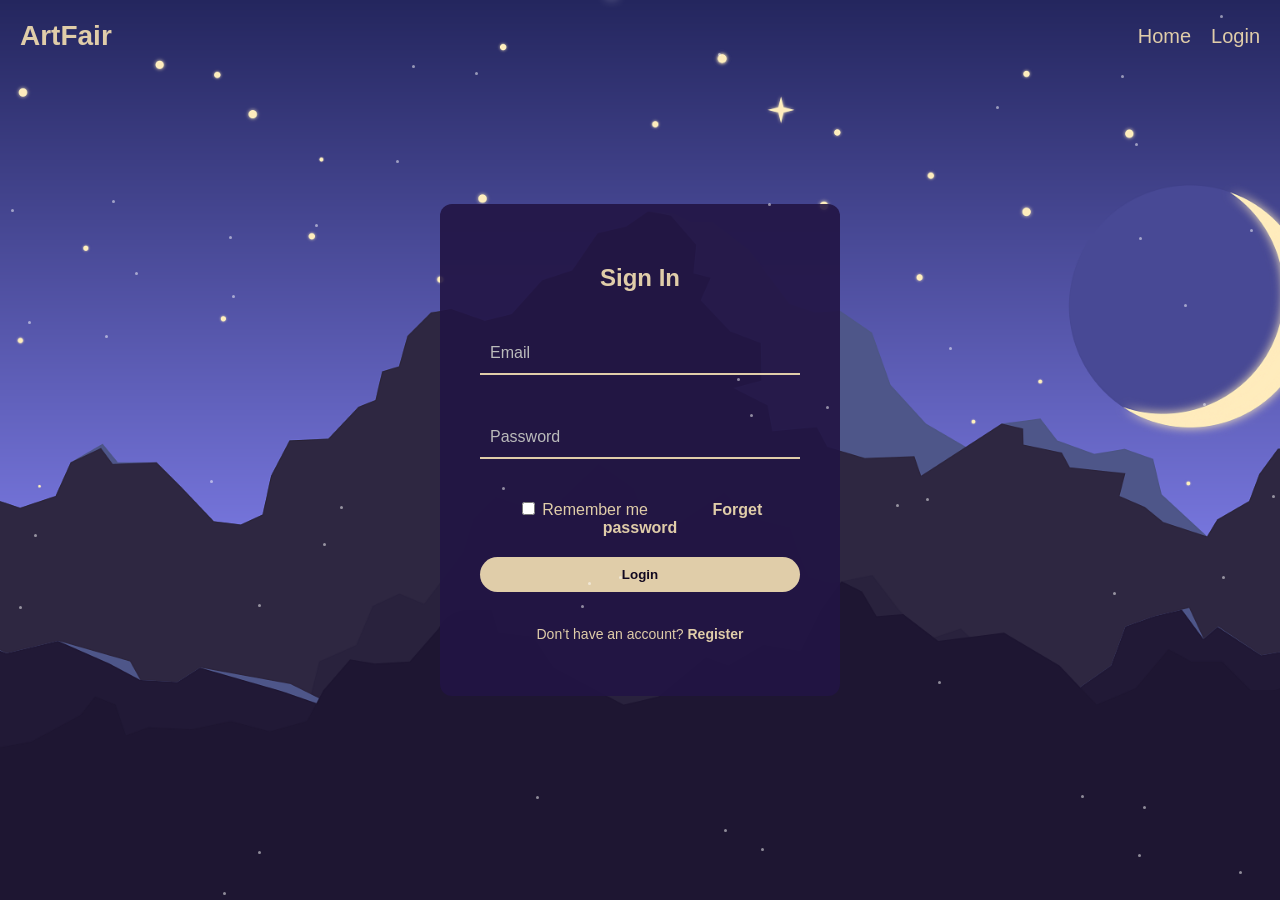
<file: front/index.html>
<!DOCTYPE html>
<html lang="en">
<head>
    <meta charset="UTF-8">
    <meta name="viewport" content="width=device-width, initial-scale=1.0">
    <title>ArtFair - Login</title>
    <link rel="stylesheet" href="css/styles.css">
</head>
<body>
    <div class="background">
        <header>
            <h1>ArtFair</h1>
            <nav>
                <a href="#">Home</a>
                <a href="#">Login</a>
            </nav>
        </header>

        <div class="login-container">
            <div class="form-wrapper">
                <form class="login-form" id="login-form">
                    <h2>Sign In</h2>
                    <div class="input-field">
                        <input type="email" id="email" required placeholder=" ">
                        <label for="email">Email</label>
                    </div>
                    
                    <div class="input-field">
                        <input type="password" id="password" required placeholder=" ">
                        <label for="password">Password</label>
                    </div>
                    <div class="options">
                        <label><input type="checkbox"> Remember me⠀⠀⠀⠀⠀</label>
                        <a href="#">Forget password</a>
                    </div>
                    <button type="submit">Login</button>
                    <p class="register-link">Don’t have an account? <a href="#" id="show-register">Register</a></p>
                </form>

                <form class="register-form" id="register-form" style="display: none;">
                    <h2>Register</h2>
                    <div class="input-field">
                        <input type="text" id="username" required placeholder=" ">
                        <label for="username">Username</label>
                    </div>

                    <div class="input-field">
                        <input type="email" id="reg-email" required placeholder=" ">
                        <label for="reg-email">Email</label>
                    </div>
                    
                    <div class="input-field">
                        <input type="password" id="reg-password" required placeholder=" ">
                        <label for="reg-password">Password</label>
                    </div>

                    <button type="submit">Register</button>
                    <p class="login-link">Already have an account? <a href="#" id="show-login">Login</a></p>
                </form>
            </div>
        </div>
    </div>

    <script src="script.js"></script>
</body>
</html>
</file>
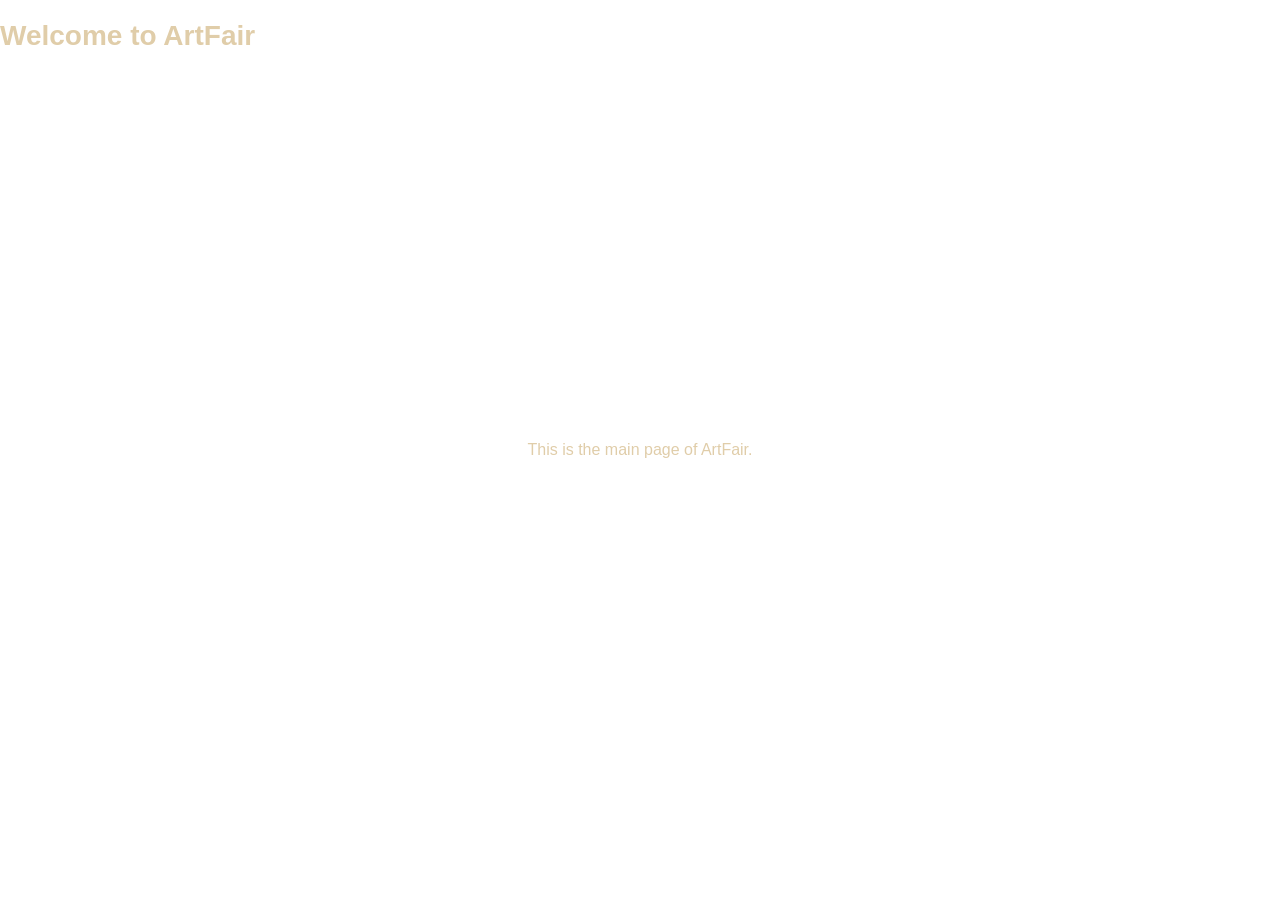
<file: front/home.html>
<!DOCTYPE html>
<html lang="en">
<head>
    <meta charset="UTF-8">
    <meta name="viewport" content="width=device-width, initial-scale=1.0">
    <title>ArtFair - Home</title>
    <link rel="stylesheet" href="css/styles.css">
</head>
<body>
    <header>
        <h1>Welcome to ArtFair</h1>
    </header>
    <main>
        <p>This is the main page of ArtFair.</p>
    </main>
</body>
</html>
</file>
<file: front/css/styles.css>
body, html {
    height: 100%;
    margin: 0;
    display: flex;
    justify-content: center;
    align-items: center;
    color: #e0cda9;
    font-family: Arial, sans-serif;
}

.background {
    width: 100%;
    height: 100%;
    background: url('images/mountains-5559099_1920.png') no-repeat center center;
    background-size: cover;
    background-attachment: fixed;
    position: fixed; 
    top: 0;
    left: 0;
    z-index: -1; 
}

header {
    display: flex;       
    justify-content: space-between; 
    align-items: center;   
    padding: 20px;
    position: absolute;
    top: 0;
    width: 100%;
}

header h1 {
    color:#e0cda9;           
    text-decoration: none;
    font-size: 28px;      
    margin: 0;  
              
}


header nav {
    display: flex;     
    gap: 20px;         
    margin-right: 40px; 
}

header a {
    color:#e0cda9;          
    text-decoration: none; 
    font-size: 28px;       
}

.login-container {
    display: flex;
    height: 100%;
    justify-content: center;
    align-items: center;
}

.login-form {
    background: rgba(34, 21, 68, 0.9);
    border-radius: 12px;
    padding: 40px;
    width: 320px;
    text-align: center;
    display: flex;
    flex-direction: column;
    gap: 20px;
    transition: box-shadow 0.3s ease-in-out;
}

.login-form:hover {
    box-shadow: 0 0 20px rgba(255, 255, 255, 0.8);
}

.input-field {
    position: relative;
    display: flex;
    align-items: center;
    margin-bottom: 20px;
    width: 100%;
}

.input-field label {
    position: absolute;
    left: 10px;
    top: 50%;
    transform: translateY(-50%);
    color: #bbb;
    font-size: 16px;
    transition: all 0.3s ease-in-out;
    pointer-events: none;
}

.input-field input {
    width: 100%;
    padding: 12px 10px;
    border: none;
    background: transparent;
    border-bottom: 2px solid #e0cda9;
    color: #e0cda9;
    outline: none;
    font-size: 16px;
    text-indent: 2px;
}


.input-field input:focus + label,
.input-field input:not(:placeholder-shown) + label {
    top: 0;
    font-size: 12px;
    color: #e0cda9;
}

.toggle-password {
    position: absolute;
    right: 5px;
    top: 50%;
    transform: translateY(-50%);
    background: none;
    border: none;
    color: #e0cda9;
    cursor: pointer;
    font-size: 14px;
    padding: 5px;
}

.toggle-password:hover {
    opacity: 0.7;
}

.input-field input::placeholder {
    color: rgba(255, 255, 255, 0.6);
}

button {
    width: 100%;
    padding: 10px;
    background-color: #e0cda9;
    border: none;
    border-radius: 20px;
    cursor: pointer;
    color: #110820;
    font-weight: bold;
    transition: background 0.3s, transform 0.2s;
}

button:hover {
    background-color: #f0d9b5;
    transform: scale(1.05);
}

header a {
    color: #e0cda9;
    text-decoration: none;
    font-size: 20px;
    transition: color 0.3s, text-shadow 0.3s;
}

header a:hover {
    color: #f0d9b5;
    text-shadow: 0px 0px 10px rgba(240, 217, 181, 0.8);
}

.register-link {
    font-size: 14px;
    color: #bbb;
}

.register-link a {
    font-weight: bold;
    color: #ddd;
    text-decoration: none;
    transition: color 0.3s;
}

.register-link a:hover {
    color: #e0cda9;
}

.options a {
    font-weight: bold;
    color: #e0cda9;
    text-decoration: none;
    transition: color 0.3s;
}

.options a:hover {
    color: #e0cda9;
}

.register-link {
    font-size: 14px;
    color: #e0cda9;
}

.register-link a {
    font-weight: bold;
    color: #e0cda9;
    text-decoration: none;
    transition: color 0.3s;
}

.register-link a:hover {
    color: #e0cda9;
}

@keyframes falling-star {
    0% {
        transform: translateY(-100vh) translateX(-50vw);
        opacity: 1;
    }
    100% {
        transform: translateY(100vh) translateX(50vw);
        opacity: 0;
    }
}

.star {
    position: fixed;
    top: -10px;
    width: 7px; 
    height: 7px;
    background: white;
    box-shadow: 0 0 12px white;
    border-radius: 50%;
    opacity: 1;
    animation: falling-star 3s linear infinite;
}

@keyframes starTwinkle {
    0% { opacity: 0.5; }
    50% { opacity: 1; }
    100% { opacity: 0.5; }
}

.star-twinkle {
    position: absolute;
    width: 3px;
    height: 3px;
    background: white;
    border-radius: 50%;
    animation: starTwinkle 1.5s infinite ease-in-out;
    opacity: 0.5;
}

.star-twinkle:nth-child(odd) {
    animation-duration: 2s;  
}

.star-twinkle:nth-child(even) {
    animation-duration: 3s;
}

.register-form {
    background: rgba(34, 21, 68, 0.9);
    border-radius: 12px;
    padding: 40px;
    width: 320px;
    text-align: center;
    display: flex;
    flex-direction: column;
    gap: 20px;
    transition: box-shadow 0.3s ease-in-out;
}

.register-form:hover {
    box-shadow: 0 0 20px rgba(255, 255, 255, 0.8);
}

.register-form .input-field {
    position: relative;
    display: flex;
    align-items: center;
    margin-bottom: 20px;
    width: 100%;
}

.register-form .input-field label {
    position: absolute;
    left: 10px;
    top: 50%;
    transform: translateY(-50%);
    color: #bbb;
    font-size: 16px;
    transition: all 0.3s ease-in-out;
    pointer-events: none;
}

.register-form .input-field input {
    width: 100%;
    padding: 12px 10px;
    border: none;
    background: transparent;
    border-bottom: 2px solid #e0cda9;
    color: #e0cda9;
    outline: none;
    font-size: 16px;
    text-indent: 2px;
}

.register-form .input-field input:focus + label,
.register-form .input-field input:not(:placeholder-shown) + label {
    top: 0;
    font-size: 12px;
    color: #e0cda9;
}

.register-form button {
    width: 100%;
    padding: 10px;
    background-color: #e0cda9;
    border: none;
    border-radius: 20px;
    cursor: pointer;
    color: #110820;
    font-weight: bold;
    transition: background 0.3s, transform 0.2s;
}

.register-form button:hover {
    background-color: #f0d9b5;
    transform: scale(1.05);
}

.register-form .login-link {
    font-size: 14px;
    color: #bbb;
}

.register-form .login-link a {
    font-weight: bold;
    color: #ddd;
    text-decoration: none;
    transition: color 0.3s;
}

.register-form .login-link a:hover {
    color: #e0cda9;
}
</file>
